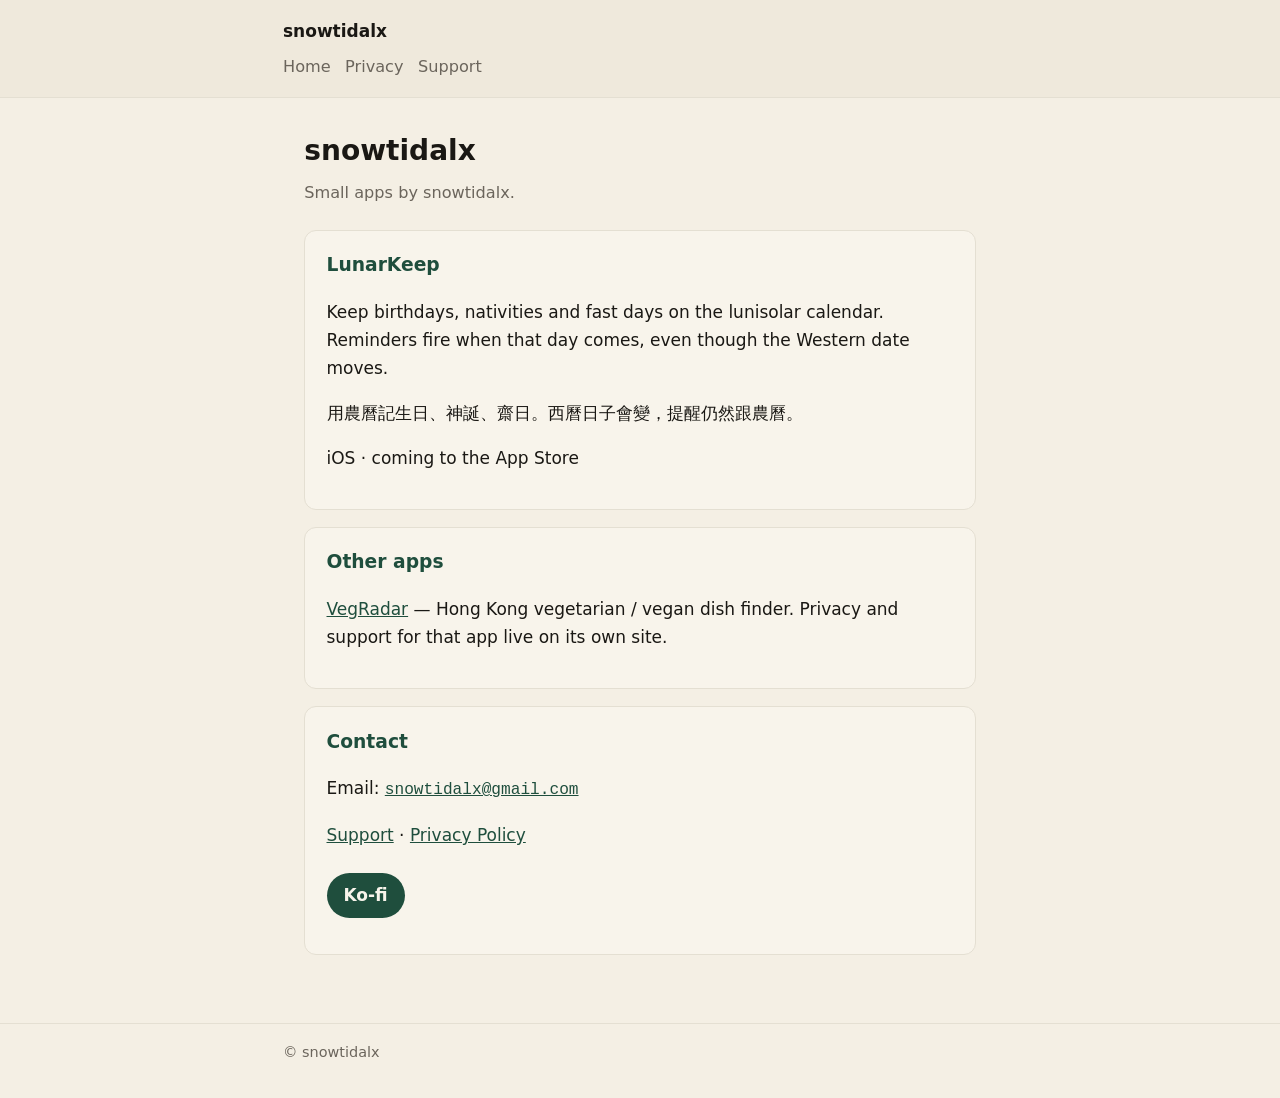
<file: index.html>
<!DOCTYPE html>
<html lang="en">
<head>
  <meta charset="utf-8" />
  <meta name="viewport" content="width=device-width, initial-scale=1" />
  <title>snowtidalx</title>
  <meta name="description" content="Apps by snowtidalx — LunarKeep and other small tools." />
  <link rel="stylesheet" href="styles.css" />
</head>
<body>
  <header>
    <div class="inner">
      <a class="brand" href="/">snowtidalx</a>
      <nav>
        <a href="/">Home</a>
        <a href="/privacy/">Privacy</a>
        <a href="/support/">Support</a>
      </nav>
    </div>
  </header>
  <main>
    <h1>snowtidalx</h1>
    <p class="sub tight">Small apps by snowtidalx.</p>

    <div class="card">
      <h2>LunarKeep</h2>
      <p>Keep birthdays, nativities and fast days on the lunisolar calendar. Reminders fire when that day comes, even though the Western date moves.</p>
      <p>用農曆記生日、神誕、齋日。西曆日子會變，提醒仍然跟農曆。</p>
      <p>iOS · coming to the App Store</p>
    </div>

    <div class="card">
      <h2>Other apps</h2>
      <p><a href="https://vegradar.github.io/">VegRadar</a> — Hong Kong vegetarian / vegan dish finder. Privacy and support for that app live on its own site.</p>
    </div>

    <div class="card">
      <h2>Contact</h2>
      <p>Email: <a class="mono" href="mailto:snowtidalx@gmail.com">snowtidalx@gmail.com</a></p>
      <p><a href="/support/">Support</a> · <a href="/privacy/">Privacy Policy</a></p>
      <p><a class="cta" href="https://ko-fi.com/snowtidalx">Ko-fi</a></p>
    </div>
  </main>
  <footer>
    <div class="inner">© snowtidalx</div>
  </footer>
</body>
</html>
</file>
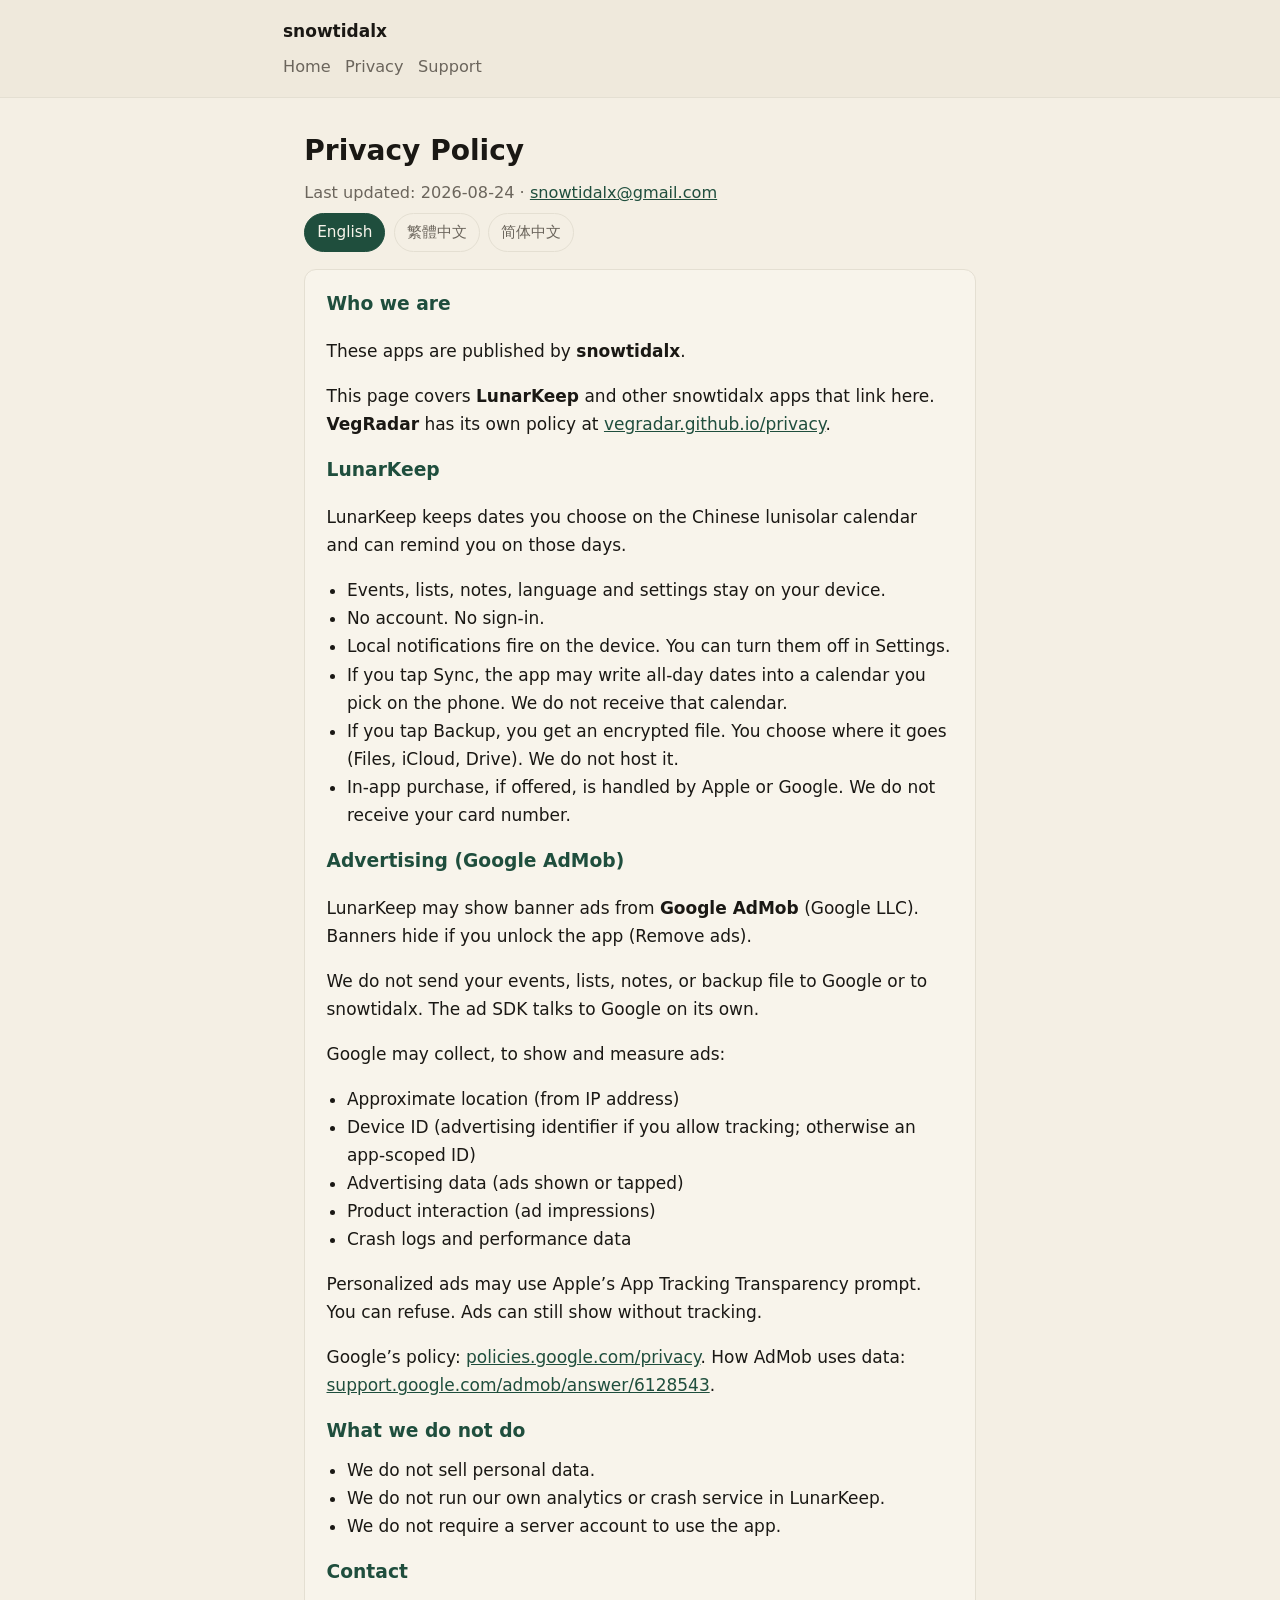
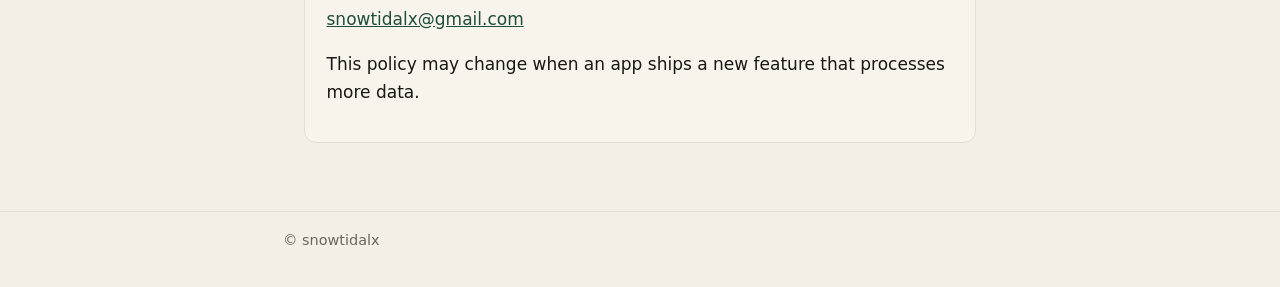
<file: privacy/index.html>
<!DOCTYPE html>
<html lang="en">
<head>
  <meta charset="utf-8" />
  <meta name="viewport" content="width=device-width, initial-scale=1" />
  <title>Privacy Policy · snowtidalx</title>
  <meta name="description" content="Privacy Policy for apps by snowtidalx." />
  <link rel="stylesheet" href="../styles.css" />
</head>
<body>
  <header>
    <div class="inner">
      <a class="brand" href="/">snowtidalx</a>
      <nav>
        <a href="/">Home</a>
        <a href="/privacy/">Privacy</a>
        <a href="/support/">Support</a>
      </nav>
    </div>
  </header>
  <main>
    <h1>Privacy Policy</h1>
    <p class="sub">Last updated: 2026-08-24 · <a href="mailto:snowtidalx@gmail.com">snowtidalx@gmail.com</a></p>
    <div class="lang-tabs" role="tablist">
      <a href="#en" class="active" data-lang="en">English</a>
      <a href="#zh-hant" data-lang="zh-hant">繁體中文</a>
      <a href="#zh-hans" data-lang="zh-hans">简体中文</a>
    </div>

    <div id="en" class="lang-block active card">
      <h2>Who we are</h2>
      <p>These apps are published by <strong>snowtidalx</strong>.</p>
      <p>This page covers <strong>LunarKeep</strong> and other snowtidalx apps that link here. <strong>VegRadar</strong> has its own policy at <a href="https://vegradar.github.io/privacy/">vegradar.github.io/privacy</a>.</p>

      <h2>LunarKeep</h2>
      <p>LunarKeep keeps dates you choose on the Chinese lunisolar calendar and can remind you on those days.</p>
      <ul>
        <li>Events, lists, notes, language and settings stay on your device.</li>
        <li>No account. No sign-in.</li>
        <li>Local notifications fire on the device. You can turn them off in Settings.</li>
        <li>If you tap Sync, the app may write all-day dates into a calendar you pick on the phone. We do not receive that calendar.</li>
        <li>If you tap Backup, you get an encrypted file. You choose where it goes (Files, iCloud, Drive). We do not host it.</li>
        <li>In-app purchase, if offered, is handled by Apple or Google. We do not receive your card number.</li>
      </ul>

      <h2>Advertising (Google AdMob)</h2>
      <p>LunarKeep may show banner ads from <strong>Google AdMob</strong> (Google LLC). Banners hide if you unlock the app (Remove ads).</p>
      <p>We do not send your events, lists, notes, or backup file to Google or to snowtidalx. The ad SDK talks to Google on its own.</p>
      <p>Google may collect, to show and measure ads:</p>
      <ul>
        <li>Approximate location (from IP address)</li>
        <li>Device ID (advertising identifier if you allow tracking; otherwise an app-scoped ID)</li>
        <li>Advertising data (ads shown or tapped)</li>
        <li>Product interaction (ad impressions)</li>
        <li>Crash logs and performance data</li>
      </ul>
      <p>Personalized ads may use Apple’s App Tracking Transparency prompt. You can refuse. Ads can still show without tracking.</p>
      <p>Google’s policy: <a href="https://policies.google.com/privacy">policies.google.com/privacy</a>. How AdMob uses data: <a href="https://support.google.com/admob/answer/6128543">support.google.com/admob/answer/6128543</a>.</p>

      <h2>What we do not do</h2>
      <ul>
        <li>We do not sell personal data.</li>
        <li>We do not run our own analytics or crash service in LunarKeep.</li>
        <li>We do not require a server account to use the app.</li>
      </ul>

      <h2>Contact</h2>
      <p><a href="mailto:snowtidalx@gmail.com">snowtidalx@gmail.com</a></p>
      <p>This policy may change when an app ships a new feature that processes more data.</p>
    </div>

    <div id="zh-hant" class="lang-block card">
      <h2>我們是誰</h2>
      <p>這些 App 由 <strong>snowtidalx</strong> 發行。</p>
      <p>本頁涵蓋 <strong>LunarKeep</strong> 以及連到此頁的其他 snowtidalx App。<strong>VegRadar</strong> 的私隱政策在 <a href="https://vegradar.github.io/privacy/">vegradar.github.io/privacy</a>。</p>

      <h2>LunarKeep</h2>
      <p>LunarKeep 用農曆記你選定的日子，並可在當日提醒你。</p>
      <ul>
        <li>活動、清單、備註、語言同設定只存在你部裝置。</li>
        <li>唔使開帳戶，唔使登入。</li>
        <li>本地通知喺裝置上發出。可喺設定關閉。</li>
        <li>如果你撳同步，App 可能把全日日期寫入你揀嘅手機日曆。我哋收唔到嗰個日曆。</li>
        <li>如果你撳備份，你會得到加密檔。存放位置由你揀（檔案、iCloud、雲端硬碟）。我哋唔代管。</li>
        <li>如有應用內購買，由 Apple 或 Google 處理；我哋收唔到卡號。</li>
      </ul>

      <h2>廣告（Google AdMob）</h2>
      <p>LunarKeep 可能顯示 <strong>Google AdMob</strong>（Google LLC）橫幅廣告。解鎖（移除廣告）後橫幅會隱藏。</p>
      <p>我哋唔會把你嘅活動、清單、備註或備份檔傳去 Google 或 snowtidalx。廣告 SDK 自行同 Google 通訊。</p>
      <p>Google 可能收集以下資料，用來展示同衡量廣告：</p>
      <ul>
        <li>大概位置（由 IP 推估）</li>
        <li>裝置識別碼（你允許追蹤時用廣告識別碼；否則用 App 範圍識別碼）</li>
        <li>廣告資料（睇過或撳過嘅廣告）</li>
        <li>產品互動（廣告曝光）</li>
        <li>當機記錄同效能資料</li>
      </ul>
      <p>個人化廣告可能出現 Apple 的 App Tracking Transparency 提示。你可以拒絕。拒絕後仍可顯示廣告。</p>
      <p>Google 政策：<a href="https://policies.google.com/privacy">policies.google.com/privacy</a>。AdMob 資料用法：<a href="https://support.google.com/admob/answer/6128543">support.google.com/admob/answer/6128543</a>。</p>

      <h2>我哋唔會</h2>
      <ul>
        <li>出售個人資料。</li>
        <li>喺 LunarKeep 自行收集分析或崩潰報告。</li>
        <li>要求開伺服器帳戶先用到 App。</li>
      </ul>

      <h2>聯絡</h2>
      <p><a href="mailto:snowtidalx@gmail.com">snowtidalx@gmail.com</a></p>
    </div>

    <div id="zh-hans" class="lang-block card">
      <h2>我们是谁</h2>
      <p>这些应用由 <strong>snowtidalx</strong> 发行。</p>
      <p>本页涵盖 <strong>LunarKeep</strong> 以及链到此页的其他 snowtidalx 应用。<strong>VegRadar</strong> 的隐私政策在 <a href="https://vegradar.github.io/privacy/">vegradar.github.io/privacy</a>。</p>

      <h2>LunarKeep</h2>
      <p>LunarKeep 用农历记下你选定的日子，并可在当天提醒你。</p>
      <ul>
        <li>活动、清单、备注、语言和设置只存在你的设备上。</li>
        <li>不用开账户，不用登录。</li>
        <li>本地通知在设备上发出。可在设置中关闭。</li>
        <li>如果你点同步，应用可能把全日日期写入你选择的手机日历。我们收不到那个日历。</li>
        <li>如果你点备份，你会得到加密文件。存放位置由你选（文件、iCloud、网盘）。我们不代管。</li>
        <li>如有应用内购买，由 Apple 或 Google 处理；我们收不到卡号。</li>
      </ul>

      <h2>广告（Google AdMob）</h2>
      <p>LunarKeep 可能显示 <strong>Google AdMob</strong>（Google LLC）横幅广告。解锁（移除广告）后横幅会隐藏。</p>
      <p>我们不会把你的活动、清单、备注或备份文件传给 Google 或 snowtidalx。广告 SDK 自行与 Google 通信。</p>
      <p>Google 可能收集以下资料，用于展示和衡量广告：</p>
      <ul>
        <li>大致位置（由 IP 推估）</li>
        <li>设备标识符（你允许跟踪时用广告标识符；否则用应用范围标识符）</li>
        <li>广告数据（看过或点过的广告）</li>
        <li>产品互动（广告曝光）</li>
        <li>崩溃记录和性能数据</li>
      </ul>
      <p>个性化广告可能出现 Apple 的 App Tracking Transparency 提示。你可以拒绝。拒绝后仍可显示广告。</p>
      <p>Google 政策：<a href="https://policies.google.com/privacy">policies.google.com/privacy</a>。AdMob 数据用法：<a href="https://support.google.com/admob/answer/6128543">support.google.com/admob/answer/6128543</a>。</p>

      <h2>我们不会</h2>
      <ul>
        <li>出售个人资料。</li>
        <li>在 LunarKeep 自行收集分析或崩溃报告。</li>
        <li>要求开服务器账户才能使用。</li>
      </ul>

      <h2>联系</h2>
      <p><a href="mailto:snowtidalx@gmail.com">snowtidalx@gmail.com</a></p>
    </div>
  </main>
  <footer>
    <div class="inner">© snowtidalx</div>
  </footer>
  <script>
    document.querySelectorAll('.lang-tabs a').forEach(function (tab) {
      tab.addEventListener('click', function (e) {
        e.preventDefault();
        var id = tab.getAttribute('data-lang');
        document.querySelectorAll('.lang-tabs a').forEach(function (t) { t.classList.remove('active'); });
        document.querySelectorAll('.lang-block').forEach(function (b) { b.classList.remove('active'); });
        tab.classList.add('active');
        var map = { en: 'en', 'zh-hant': 'zh-hant', 'zh-hans': 'zh-hans' };
        var el = document.getElementById(map[id] || 'en');
        if (el) el.classList.add('active');
      });
    });
  </script>
</body>
</html>
</file>
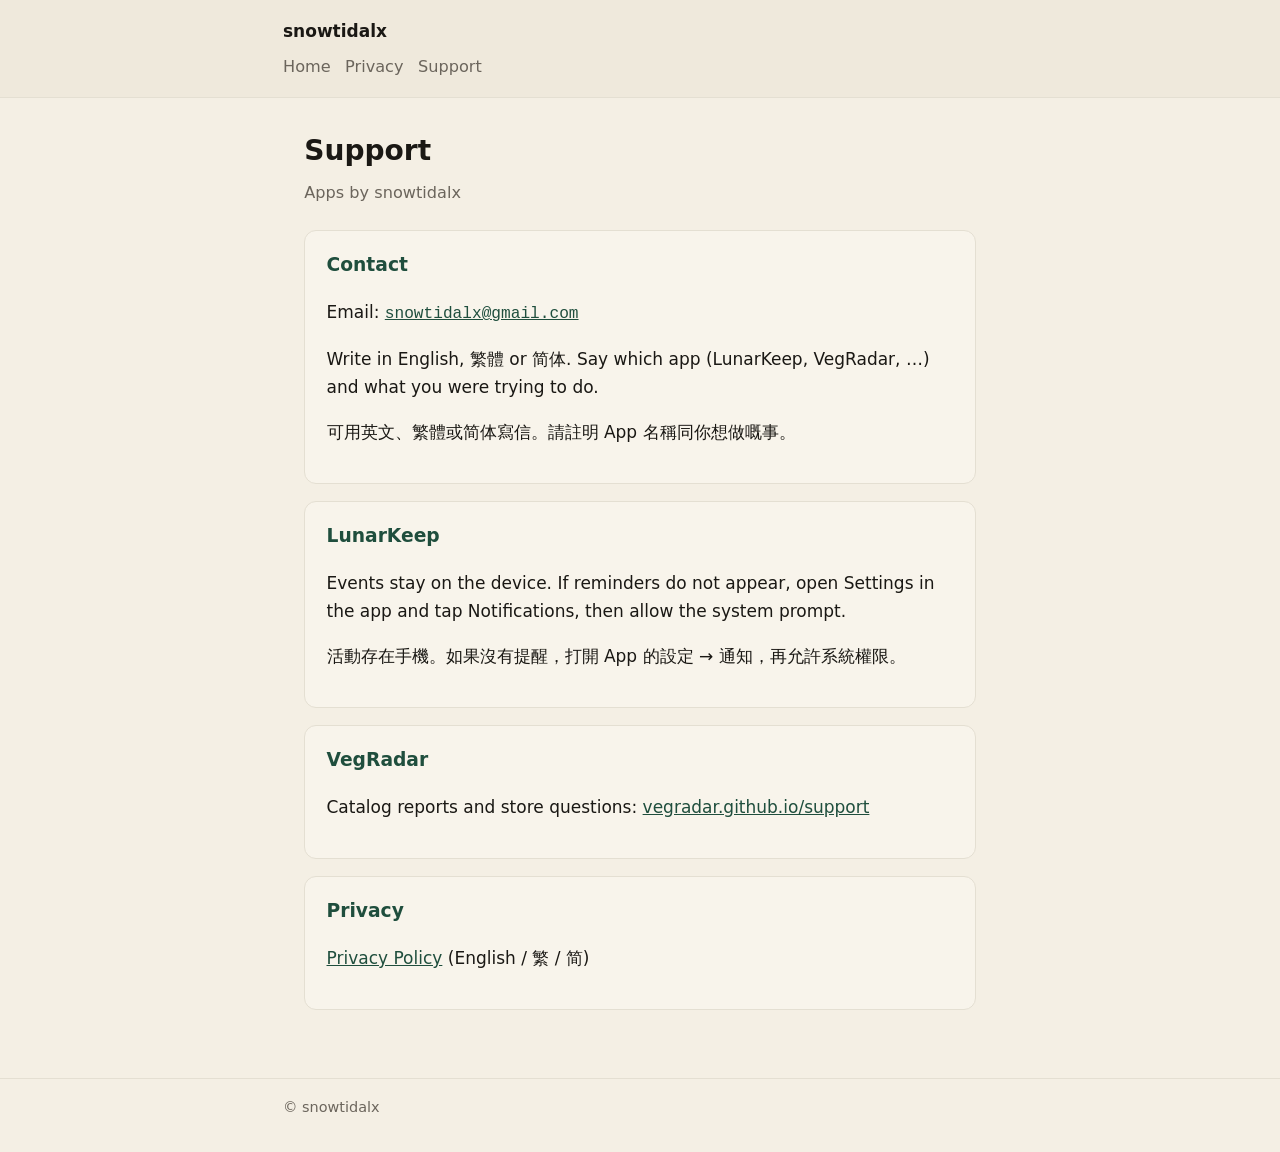
<file: support/index.html>
<!DOCTYPE html>
<html lang="en">
<head>
  <meta charset="utf-8" />
  <meta name="viewport" content="width=device-width, initial-scale=1" />
  <title>Support · snowtidalx</title>
  <meta name="description" content="Support for apps by snowtidalx." />
  <link rel="stylesheet" href="../styles.css" />
</head>
<body>
  <header>
    <div class="inner">
      <a class="brand" href="/">snowtidalx</a>
      <nav>
        <a href="/">Home</a>
        <a href="/privacy/">Privacy</a>
        <a href="/support/">Support</a>
      </nav>
    </div>
  </header>
  <main>
    <h1>Support</h1>
    <p class="sub tight">Apps by snowtidalx</p>

    <div class="card">
      <h2>Contact</h2>
      <p>Email: <a class="mono" href="mailto:snowtidalx@gmail.com">snowtidalx@gmail.com</a></p>
      <p>Write in English, 繁體 or 简体. Say which app (LunarKeep, VegRadar, …) and what you were trying to do.</p>
      <p>可用英文、繁體或简体寫信。請註明 App 名稱同你想做嘅事。</p>
    </div>

    <div class="card">
      <h2>LunarKeep</h2>
      <p>Events stay on the device. If reminders do not appear, open Settings in the app and tap Notifications, then allow the system prompt.</p>
      <p>活動存在手機。如果沒有提醒，打開 App 的設定 → 通知，再允許系統權限。</p>
    </div>

    <div class="card">
      <h2>VegRadar</h2>
      <p>Catalog reports and store questions: <a href="https://vegradar.github.io/support/">vegradar.github.io/support</a></p>
    </div>

    <div class="card">
      <h2>Privacy</h2>
      <p><a href="/privacy/">Privacy Policy</a> (English / 繁 / 简)</p>
    </div>
  </main>
  <footer>
    <div class="inner">© snowtidalx</div>
  </footer>
</body>
</html>
</file>
<file: styles.css>
:root {
  --bg: #f4efe4;
  --card: #f8f4eb;
  --ink: #1a1814;
  --muted: #6b655c;
  --seed: #1f4e3d;
  --cinnabar: #b23a2f;
  --line: #e4dfd2;
  --max: 42rem;
}
* { box-sizing: border-box; }
html { font-size: 17px; }
body {
  margin: 0;
  font-family: system-ui, -apple-system, "Segoe UI", Roboto, "Noto Sans TC",
    "PingFang TC", "Microsoft JhengHei", sans-serif;
  background: var(--bg);
  color: var(--ink);
  line-height: 1.65;
}
a { color: var(--seed); }
header {
  border-bottom: 1px solid var(--line);
  padding: 1rem 1.25rem;
  background: #efe9dc;
}
header .inner, main, footer .inner {
  max-width: var(--max);
  margin: 0 auto;
}
header a.brand {
  color: var(--ink);
  text-decoration: none;
  font-weight: 700;
}
header nav { margin-top: 0.5rem; display: flex; flex-wrap: wrap; gap: 0.85rem; }
header nav a { text-decoration: none; color: var(--muted); font-size: 0.95rem; }
header nav a:hover { color: var(--cinnabar); }
main { padding: 1.75rem 1.25rem 3rem; }
h1 { font-size: 1.65rem; margin: 0 0 0.35rem; font-weight: 700; }
.sub { color: var(--muted); margin: 0 0 0.35rem; font-size: 0.95rem; }
.sub.tight { margin-bottom: 1.35rem; }
.card {
  background: var(--card);
  border: 1px solid var(--line);
  border-radius: 12px;
  padding: 1.15rem 1.25rem;
  margin-bottom: 1rem;
}
h2 { font-size: 1.1rem; margin: 1rem 0 0.5rem; color: var(--seed); }
.card h2:first-child { margin-top: 0; }
ul { padding-left: 1.2rem; margin: 0.4rem 0 0.8rem; }
.lang-tabs { display: flex; gap: 0.5rem; flex-wrap: wrap; margin-bottom: 1rem; }
.lang-tabs a {
  text-decoration: none;
  padding: 0.35rem 0.7rem;
  border-radius: 999px;
  border: 1px solid var(--line);
  color: var(--muted);
  font-size: 0.9rem;
}
.lang-tabs a.active { background: var(--seed); color: #f8f4eb; border-color: var(--seed); }
.lang-block { display: none; }
.lang-block.active { display: block; }
.cta {
  display: inline-block;
  margin-top: 0.4rem;
  padding: 0.5rem 1rem;
  border-radius: 999px;
  background: var(--seed);
  color: #f8f4eb !important;
  text-decoration: none;
  font-weight: 650;
}
.mono { font-family: ui-monospace, Menlo, Consolas, monospace; font-size: 0.95em; }
footer {
  border-top: 1px solid var(--line);
  padding: 1rem 1.25rem 2rem;
  color: var(--muted);
  font-size: 0.85rem;
}
</file>
